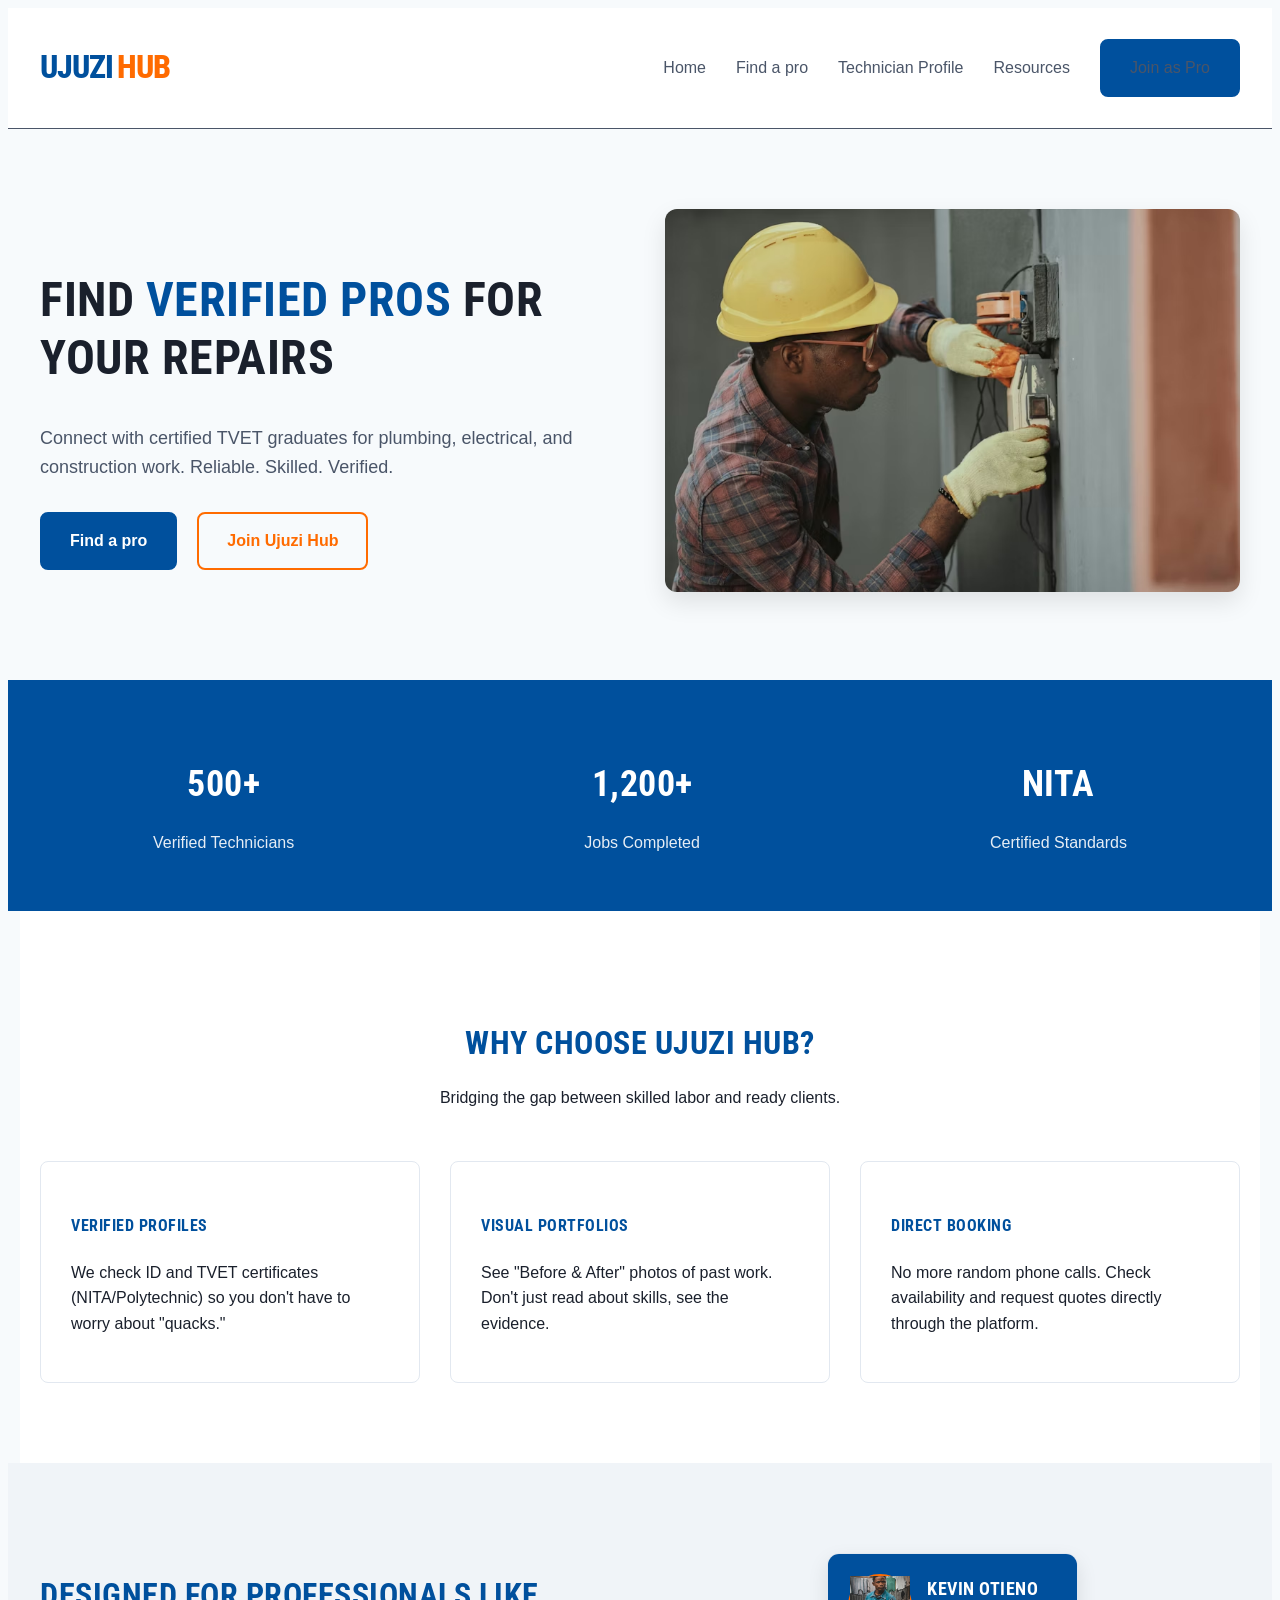
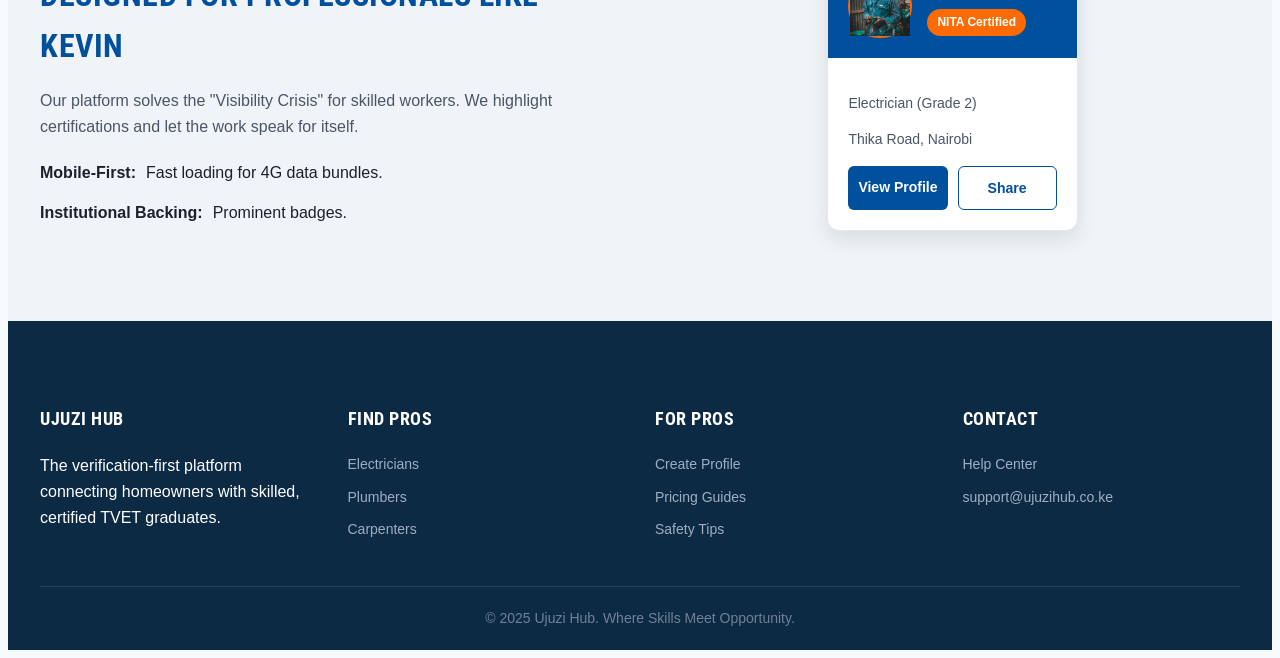
<file: UjuziHub/index.html>
<!DOCTYPE html>
<html lang="en">
<head>
    <meta charset="UTF-8">
    <meta name="viewport" content="width=device-width, initial-scale=1.0">
    <title>UjuziHub | Where Skills Meet Opportunity</title>
    <link rel="preconnect" href="https://fonts.googleapis.com">
    <link rel="preconnect" href="https://fonts.gstatic.com" crossorigin>
    <link href="https://fonts.googleapis.com/css2?family=Roboto+Condensed:ital,wght@0,100..900;1,100..900&family=Waterfall&display=swap" rel="stylesheet">
    <link rel="stylesheet" href="styles.css">
</head>
<body>    
    <div class="Topsection">
        <nav class="navbar">
            <div class="LOGO">Ujuzi<span>Hub</span></div>
            <ul class="links">
                <li><a href="index.html" class="active">Home</a></li>
                <li><a href="findapro.html">Find a pro</a></li>
                <li><a href="booking.html">Technician Profile</a></li>
                <li><a href="resources.html">Resources</a></li>
                <a href="#" class="btn1">Join as Pro</a>
            </ul>
        </nav>
    </div>

    <div class="hero">
        <div class="content">
            <div class="heromain">
                <h1>FIND <span>VERIFIED PROS</span> FOR YOUR REPAIRS</h1>
            </div>
            <div class="herotext">
                <p>Connect with certified TVET graduates for plumbing, electrical, and construction work. Reliable. Skilled. Verified.</p>
            </div>
            <div class="buttons">
                <a href="#" class="btn1">Find a pro</a>
                <a href="#" class="btn2">Join Ujuzi Hub</a>
            </div>
        </div>    
        <div class="heroimg">
            <img src="Assets/Electrician1.jpeg" alt="Professional Electrician">
        </div>
    </div>

    <div class="statsbar">
        <div class="stat-item">
            <h3>500+</h3>
            <p>Verified Technicians</p>
        </div>
        <div class="stat-item">
            <h3>1,200+</h3>
            <p>Jobs Completed</p>
        </div>
        <div class="stat-item">
            <h3>NITA</h3>
            <p>Certified Standards</p>
        </div>
    </div>

    <div class="features-section">
        <div class="section-header">
            <h2>Why Choose Ujuzi Hub?</h2>
            <p>Bridging the gap between skilled labor and ready clients.</p>
        </div>
        <div class="features-grid">
            <div class="feature-card">
               
                <h4>Verified Profiles</h4>
                <p>We check ID and TVET certificates (NITA/Polytechnic) so you don't have to worry about "quacks."</p>
            </div>
            <div class="feature-card">
               
                <h4>Visual Portfolios</h4>
                <p>See "Before & After" photos of past work. Don't just read about skills, see the evidence.</p>
            </div>
            <div class="feature-card">
              
                <h4>Direct Booking</h4>
                <p>No more random phone calls. Check availability and request quotes directly through the platform.</p>
            </div>
        </div>
    </div>

    <div class="persona-section">
        <div class="persona-container">
            <div class="persona-text">
                <h2>Designed for Professionals like Kevin</h2>
                <p>Our platform solves the "Visibility Crisis" for skilled workers. We highlight certifications and let the work speak for itself.</p>
                <div class="persona-list">
                    <div class="list-item">
                        <strong>Mobile-First:</strong> Fast loading for 4G data bundles.
                    </div>
                    <div class="list-item">
                        <strong>Institutional Backing:</strong> Prominent badges.
                    </div>
                </div>
            </div>
            
            <div class="profile-card">
                <div class="profile-header">
                    <div class="profile-avatar">
                        <img src="Assets/Kevin.jpg" alt="Kevin">
                    </div>
                    <div class="profile-info">
                        <h3>Kevin Otieno</h3>
                        <div class="verified-badge">NITA Certified</div>
                    </div>
                </div>
                <div class="profile-body">
                    <div class="profile-details">
                        <p>Electrician (Grade 2)</p>
                        <p>Thika Road, Nairobi</p>
                    </div>
                    <div class="card-actions">
                        <div class="btn-card hire">View Profile</div>
                        <div class="btn-card share">Share</div>
                    </div>
                </div>
            </div>
        </div>
    </div>

    <footer class="footer-section">
        <div class="footer-grid">
            <div class="footer-col">
                <h4>UJUZI HUB</h4>
                <p>The verification-first platform connecting homeowners with skilled, certified TVET graduates.</p>
            </div>
            <div class="footer-col">
                <h4>Find Pros</h4>
                <div class="footer-links">
                    <a href="#">Electricians</a>
                    <a href="#">Plumbers</a>
                    <a href="#">Carpenters</a>
                </div>
            </div>
            <div class="footer-col">
                <h4>For Pros</h4>
                <div class="footer-links">
                    <a href="#">Create Profile</a>
                    <a href="#">Pricing Guides</a>
                    <a href="#">Safety Tips</a>
                </div>
            </div>
            <div class="footer-col">
                <h4>Contact</h4>
                <div class="footer-links">
                    <a href="#">Help Center</a>
                    <a href="#">support@ujuzihub.co.ke</a>
                </div>
            </div>
        </div>
        <div class="copyright">
            &copy; 2025 Ujuzi Hub. Where Skills Meet Opportunity.
        </div>
    </footer>

</body>
</html>
</file>
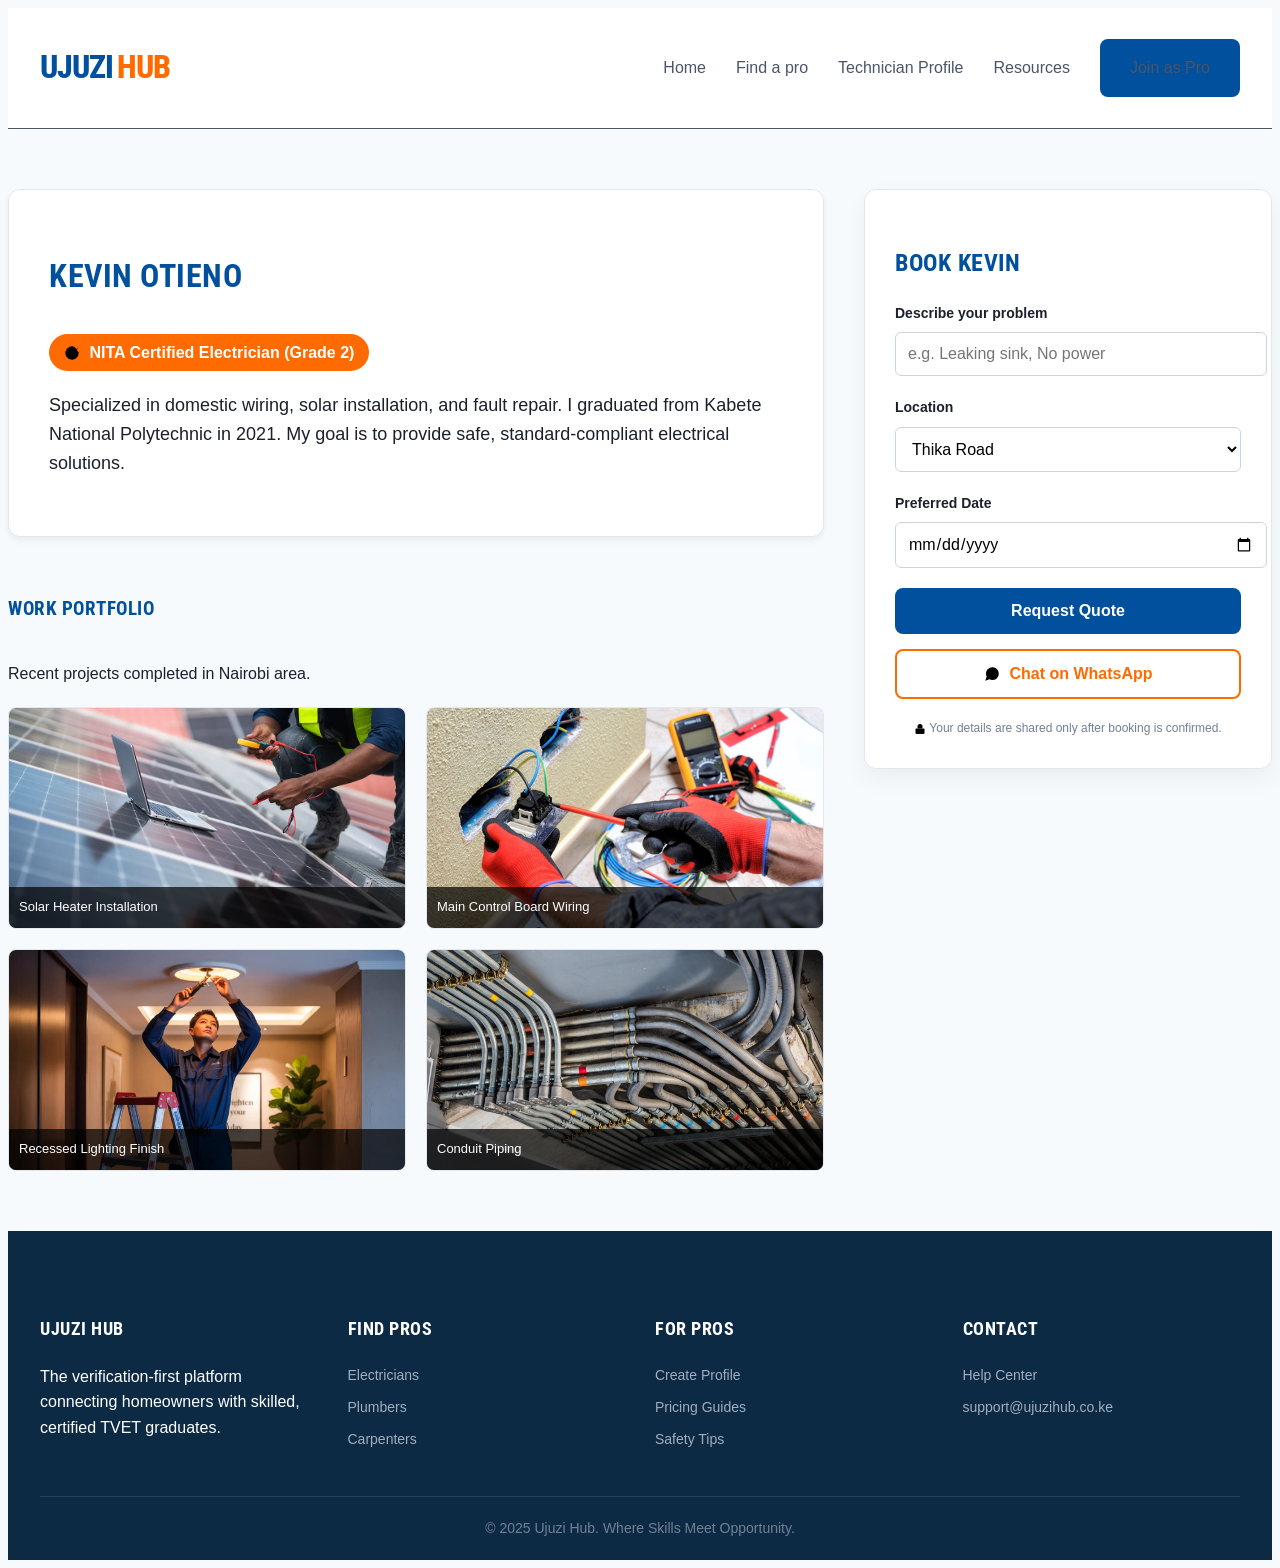
<file: UjuziHub/booking.html>
<!DOCTYPE html>
<html lang="en">
<head>
    <meta charset="UTF-8">
    <meta name="viewport" content="width=device-width, initial-scale=1.0">
    <title>Kevin Otieno | Technician Profile</title>
    <link rel="preconnect" href="https://fonts.googleapis.com">
    <link rel="preconnect" href="https://fonts.gstatic.com" crossorigin>
    <link href="https://fonts.googleapis.com/css2?family=Roboto+Condensed:ital,wght@0,100..900;1,100..900&family=Waterfall&display=swap" rel="stylesheet">
    <link rel="stylesheet" href="styles.css">
</head>
<body>    
    <div class="Topsection">
        <nav class="navbar">
            <div class="LOGO">Ujuzi<span>Hub</span></div>
            <ul class="links">
                <li><a href="index.html">Home</a></li>
                <li><a href="findapro.html">Find a pro</a></li>
                <li><a href="booking.html" class="active">Technician Profile</a></li>
                <li><a href="resources.html">Resources</a></li>
                <a href="#" class="btn1">Join as Pro</a>
            </ul>
        </nav>
    </div>

    <div class="profile-page-section">
        <div class="container profile-layout">
            
            <div class="profile-main">
                
                <div class="profile-hero-card">
                    <h1>KEVIN OTIENO</h1>
                    <div class="verified-badge" style="font-size: 16px; padding: 6px 15px; margin-top: 10px;">
                        <svg width="16" height="16" viewBox="0 0 24 24" style="vertical-align: middle; margin-right: 5px;"><path d="M22 11.08V12a10 10 0 1 1-5.93-9.14"></path><polyline points="22 4 12 14.01 9 11.01"></polyline></svg>
                        NITA Certified Electrician (Grade 2)
                    </div>
                    <p style="margin-top: 20px; color: var(--steel-grey); font-size: 18px;">
                        Specialized in domestic wiring, solar installation, and fault repair. 
                        I graduated from Kabete National Polytechnic in 2021. 
                        My goal is to provide safe, standard-compliant electrical solutions.
                    </p>
                </div>

                <div class="portfolio-section">
                    <h3 style="border-bottom: 2px solid var(--safety-orange); display: inline-block; margin-bottom: 20px;">Work Portfolio</h3>
                    <p style="margin-bottom: 20px;">Recent projects completed in Nairobi area.</p>
                    
                    <div class="gallery-grid">
                        <div class="gallery-item">
                            <img src="Assets/solar.jpg" alt="Solar Installation">
                            <div class="gallery-caption">Solar Heater Installation</div>
                        </div>
                        <div class="gallery-item">
                            <img src="Assets/wiring.jpg" alt="Wiring">
                            <div class="gallery-caption">Main Control Board Wiring</div>
                        </div>
                        <div class="gallery-item">
                            <img src="Assets/lighting.jpg" alt="Lighting">
                            <div class="gallery-caption">Recessed Lighting Finish</div>
                        </div>
                        <div class="gallery-item">
                            <img src="Assets/conduit.jpg" alt="Conduit">
                            <div class="gallery-caption">Conduit Piping</div>
                        </div>
                    </div>
                </div>
            </div>

            <div class="profile-sidebar">
                <div class="booking-form">
                    <h3 style="margin-bottom: 20px; font-size: 24px;">Book Kevin</h3>
                    <form>
                        <div class="form-group">
                            <label>Describe your problem</label>
                            <input type="text" class="form-input" placeholder="e.g. Leaking sink, No power">
                        </div>
                        <div class="form-group">
                            <label>Location</label>
                            <select class="form-select">
                                <option>Thika Road</option>
                                <option>Westlands</option>
                                <option>Kilimani</option>
                                <option>Nairobi CBD</option>
                            </select>
                        </div>
                        <div class="form-group">
                            <label>Preferred Date</label>
                            <input type="date" class="form-input">
                        </div>
                        
                        <button type="button" class="btn1" style="width: 100%; border: none;">Request Quote</button>
                        
                        <button type="button" class="btn2" style="width: 100%; margin-top: 15px; display: flex; align-items: center; justify-content: center;">
                            <svg width="18" height="18" viewBox="0 0 24 24" style="margin-right: 8px;"><path d="M21 11.5a8.38 8.38 0 0 1-.9 3.8 8.5 8.5 0 0 1-7.6 4.7 8.38 8.38 0 0 1-3.8-.9L3 21l1.9-5.7a8.38 8.38 0 0 1-.9-3.8 8.5 8.5 0 0 1 4.7-7.6 8.38 8.38 0 0 1 3.8-.9h.5a8.48 8.48 0 0 1 8 8v.5z"></path></svg>
                            Chat on WhatsApp
                        </button>
                    </form>
                    <div style="margin-top: 20px; font-size: 12px; color: #718096; text-align: center;">
                        <svg width="12" height="12" viewBox="0 0 24 24" style="vertical-align: middle;"><rect x="3" y="11" width="18" height="11" rx="2" ry="2"></rect><path d="M7 11V7a5 5 0 0 1 10 0v4"></path></svg>
                        Your details are shared only after booking is confirmed.
                    </div>
                </div>
            </div>

        </div>
    </div>

    <footer class="footer-section">
        <div class="footer-grid">
            <div class="footer-col">
                <h4>UJUZI HUB</h4>
                <p>The verification-first platform connecting homeowners with skilled, certified TVET graduates.</p>
            </div>
            <div class="footer-col">
                <h4>Find Pros</h4>
                <div class="footer-links">
                    <a href="#">Electricians</a>
                    <a href="#">Plumbers</a>
                    <a href="#">Carpenters</a>
                </div>
            </div>
            <div class="footer-col">
                <h4>For Pros</h4>
                <div class="footer-links">
                    <a href="#">Create Profile</a>
                    <a href="#">Pricing Guides</a>
                    <a href="#">Safety Tips</a>
                </div>
            </div>
            <div class="footer-col">
                <h4>Contact</h4>
                <div class="footer-links">
                    <a href="#">Help Center</a>
                    <a href="#">support@ujuzihub.co.ke</a>
                </div>
            </div>
        </div>
        <div class="copyright">
            &copy; 2025 Ujuzi Hub. Where Skills Meet Opportunity.
        </div>
    </footer>

</body>
</html>
</file>
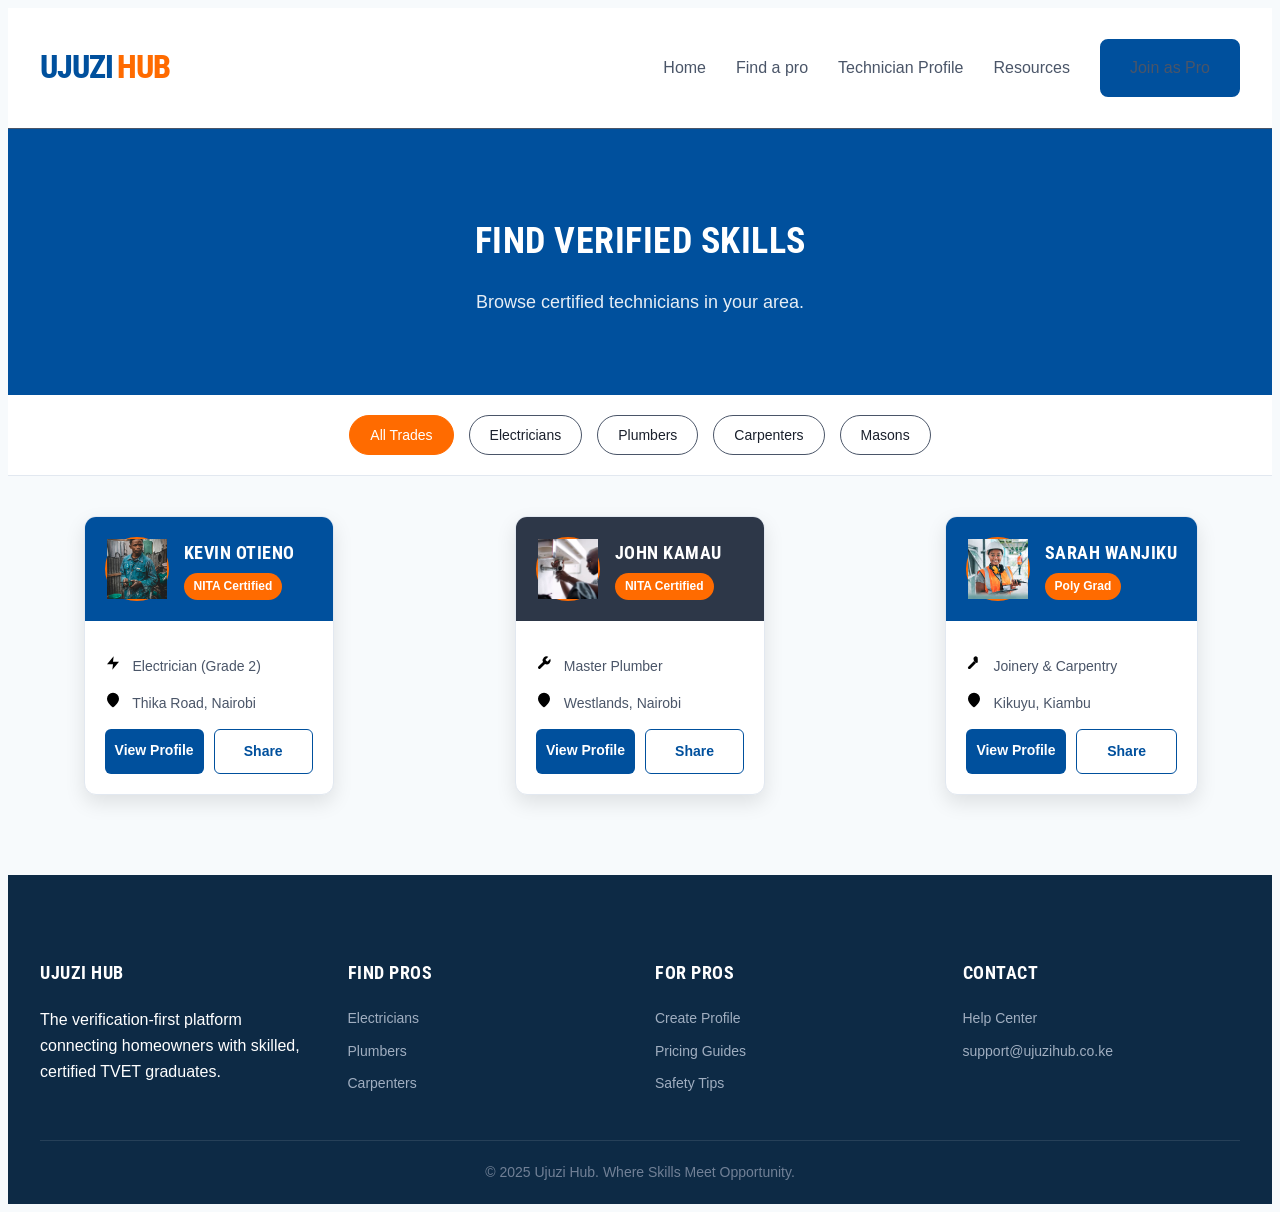
<file: UjuziHub/findapro.html>
<!DOCTYPE html>
<html lang="en">
<head>
    <meta charset="UTF-8">
    <meta name="viewport" content="width=device-width, initial-scale=1.0">
    <title>Find a Pro | UjuziHub</title>
    <link rel="preconnect" href="https://fonts.googleapis.com">
    <link rel="preconnect" href="https://fonts.gstatic.com" crossorigin>
    <link href="https://fonts.googleapis.com/css2?family=Roboto+Condensed:ital,wght@0,100..900;1,100..900&family=Waterfall&display=swap" rel="stylesheet">
    <link rel="stylesheet" href="styles.css">
</head>
<body>    
    <div class="Topsection">
        <nav class="navbar">
            <div class="LOGO">Ujuzi<span>Hub</span></div>
            <ul class="links">
                <li><a href="index.html">Home</a></li>
                <li><a href="findapro.html" class="active">Find a pro</a></li>
                <li><a href="booking.html">Technician Profile</a></li>
                <li><a href="resources.html">Resources</a></li>
                <a href="#" class="btn1">Join as Pro</a>
            </ul>
        </nav>
    </div>

    <div class="page-title-section">
        <div class="container">
            <h1>Find Verified Skills</h1>
            <p>Browse certified technicians in your area.</p>
        </div>
    </div>

    <div class="filter-section">
        <div class="container">
            <div class="filter-tags">
                <div class="filter-tag active">All Trades</div>
                <div class="filter-tag">Electricians</div>
                <div class="filter-tag">Plumbers</div>
                <div class="filter-tag">Carpenters</div>
                <div class="filter-tag">Masons</div>
            </div>
        </div>
    </div>

    <div class="content-section">
        <div class="container pros-grid">
            
            <div class="profile-card">
                <div class="profile-header">
                    <div class="profile-avatar">
                        <img src="Assets/Kevin.jpg" alt="Kevin">
                    </div>
                    <div class="profile-info">
                        <h3>Kevin Otieno</h3>
                        <div class="verified-badge">NITA Certified</div>
                    </div>
                </div>
                <div class="profile-body">
                    <div class="profile-details">
                        <p>
                            <svg width="16" height="16" viewBox="0 0 24 24" style="margin-right:8px;"><polygon points="13 2 3 14 12 14 11 22 21 10 12 10 13 2"></polygon></svg>
                            Electrician (Grade 2)
                        </p>
                        <p>
                            <svg width="16" height="16" viewBox="0 0 24 24" style="margin-right:8px;"><path d="M21 10c0 7-9 13-9 13s-9-6-9-13a9 9 0 0 1 18 0z"></path><circle cx="12" cy="10" r="3"></circle></svg>
                            Thika Road, Nairobi
                        </p>
                    </div>
                    <div class="card-actions">
                        <div class="btn-card hire">View Profile</div>
                        <div class="btn-card share">Share</div>
                    </div>
                </div>
            </div>

            <div class="profile-card">
                <div class="profile-header" style="background-color: #2d3748;">
                    <div class="profile-avatar">
                        <img src="Assets/john.jpg" alt="John">
                    </div>
                    <div class="profile-info">
                        <h3>John Kamau</h3>
                        <div class="verified-badge">NITA Certified</div>
                    </div>
                </div>
                <div class="profile-body">
                    <div class="profile-details">
                        <p>
                            <svg width="16" height="16" viewBox="0 0 24 24" style="margin-right:8px;"><path d="M14.7 6.3a1 1 0 0 0 0 1.4l1.6 1.6a1 1 0 0 0 1.4 0l3.77-3.77a6 6 0 0 1-7.94 7.94l-6.91 6.91a2.12 2.12 0 0 1-3-3l6.91-6.91a6 6 0 0 1 7.94-7.94l-3.76 3.76z"></path></svg>
                            Master Plumber
                        </p>
                        <p>
                            <svg width="16" height="16" viewBox="0 0 24 24" style="margin-right:8px;"><path d="M21 10c0 7-9 13-9 13s-9-6-9-13a9 9 0 0 1 18 0z"></path><circle cx="12" cy="10" r="3"></circle></svg>
                            Westlands, Nairobi
                        </p>
                    </div>
                    <div class="card-actions">
                        <div class="btn-card hire">View Profile</div>
                        <div class="btn-card share">Share</div>
                    </div>
                </div>
            </div>

            <div class="profile-card">
                <div class="profile-header">
                    <div class="profile-avatar">
                        <img src="Assets/sarah.jpg" alt="Sarah">
                    </div>
                    <div class="profile-info">
                        <h3>Sarah Wanjiku</h3>
                        <div class="verified-badge">Poly Grad</div>
                    </div>
                </div>
                <div class="profile-body">
                    <div class="profile-details">
                        <p>
                            <svg width="16" height="16" viewBox="0 0 24 24" style="margin-right:8px;"><path d="M15 12l-8.5 8.5c-.83.83-2.17.83-3 0 0 0 0 0 0 0a2.12 2.12 0 0 1 0-3L12 9"></path><path d="M17.64 6.35A3.63 3.63 0 0 0 15 2c-2.4 0-4.3 2.3-3.64 4.35L12 9l3 3 2.64-.65z"></path></svg>
                            Joinery & Carpentry
                        </p>
                        <p>
                            <svg width="16" height="16" viewBox="0 0 24 24" style="margin-right:8px;"><path d="M21 10c0 7-9 13-9 13s-9-6-9-13a9 9 0 0 1 18 0z"></path><circle cx="12" cy="10" r="3"></circle></svg>
                            Kikuyu, Kiambu
                        </p>
                    </div>
                    <div class="card-actions">
                        <div class="btn-card hire">View Profile</div>
                        <div class="btn-card share">Share</div>
                    </div>
                </div>
            </div>

        </div>
    </div>

    <footer class="footer-section">
        <div class="footer-grid">
            <div class="footer-col">
                <h4>UJUZI HUB</h4>
                <p>The verification-first platform connecting homeowners with skilled, certified TVET graduates.</p>
            </div>
            <div class="footer-col">
                <h4>Find Pros</h4>
                <div class="footer-links">
                    <a href="#">Electricians</a>
                    <a href="#">Plumbers</a>
                    <a href="#">Carpenters</a>
                </div>
            </div>
            <div class="footer-col">
                <h4>For Pros</h4>
                <div class="footer-links">
                    <a href="#">Create Profile</a>
                    <a href="#">Pricing Guides</a>
                    <a href="#">Safety Tips</a>
                </div>
            </div>
            <div class="footer-col">
                <h4>Contact</h4>
                <div class="footer-links">
                    <a href="#">Help Center</a>
                    <a href="#">support@ujuzihub.co.ke</a>
                </div>
            </div>
        </div>
        <div class="copyright">
            &copy; 2025 Ujuzi Hub. Where Skills Meet Opportunity.
        </div>
    </footer>

</body>
</html>
</file>
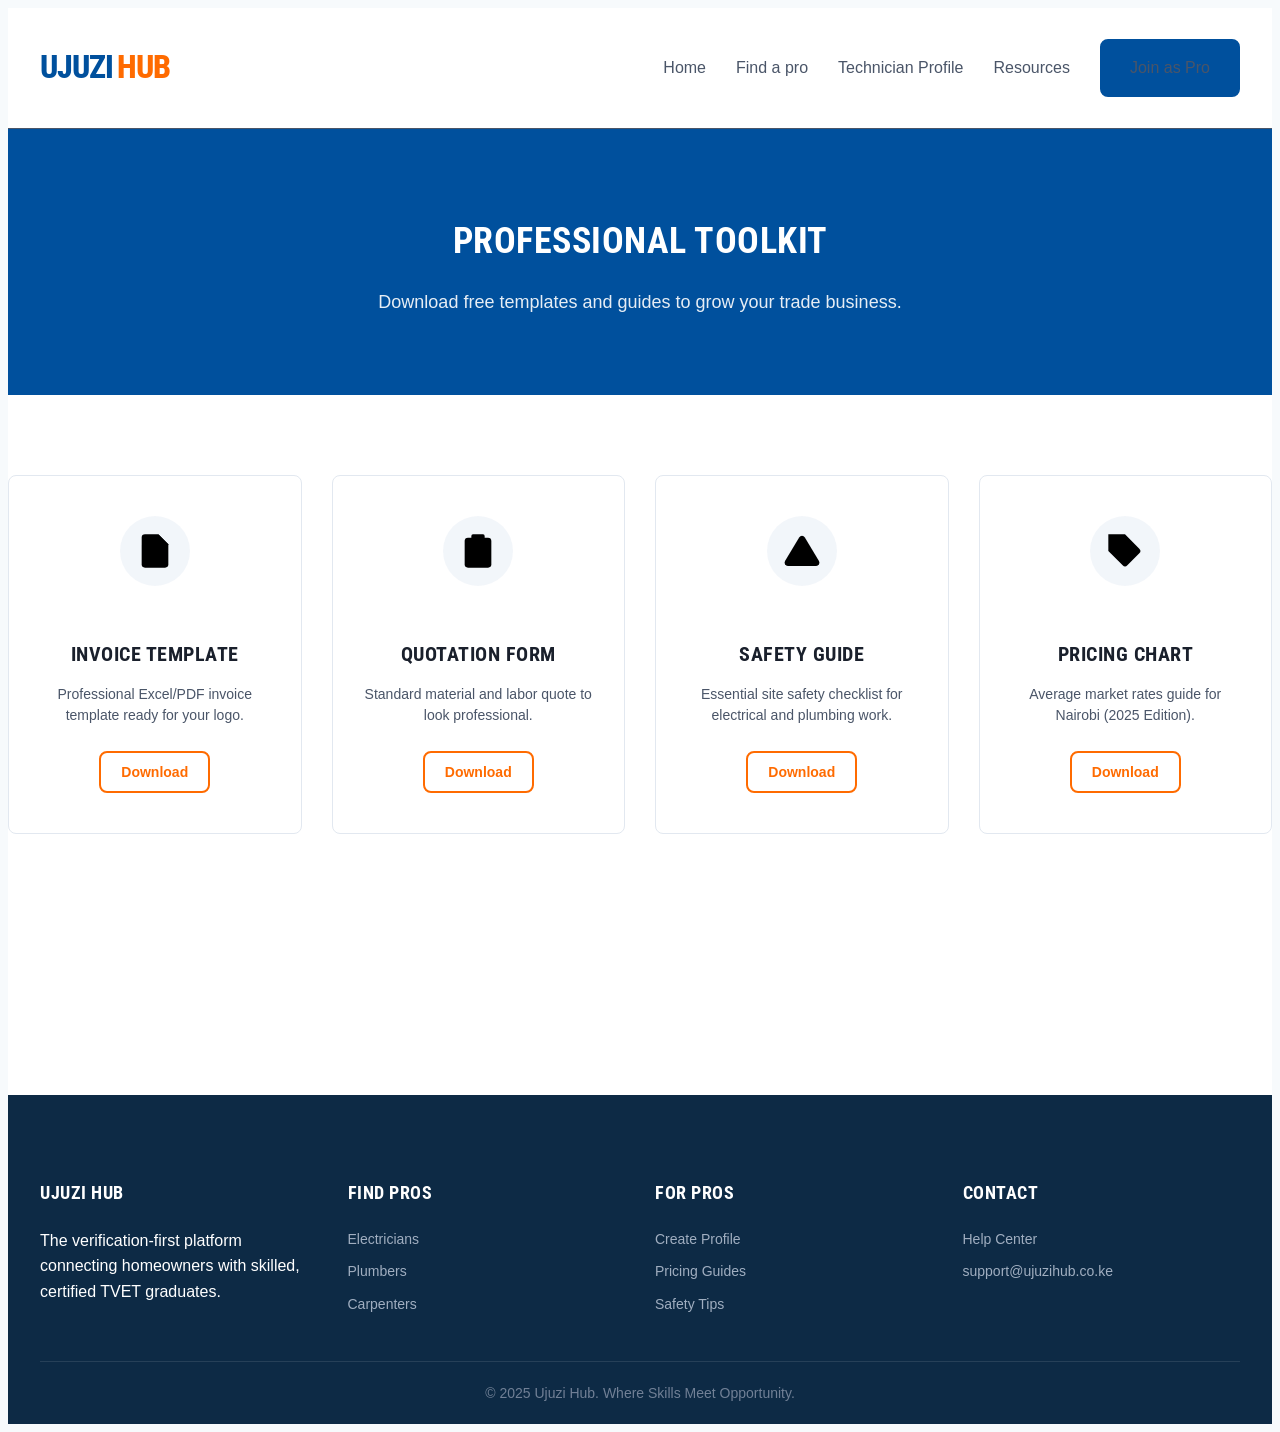
<file: UjuziHub/resources.html>
<!DOCTYPE html>
<html lang="en">
<head>
    <meta charset="UTF-8">
    <meta name="viewport" content="width=device-width, initial-scale=1.0">
    <title>Professional Toolkit | UjuziHub</title>
    <link rel="preconnect" href="https://fonts.googleapis.com">
    <link rel="preconnect" href="https://fonts.gstatic.com" crossorigin>
    <link href="https://fonts.googleapis.com/css2?family=Roboto+Condensed:ital,wght@0,100..900;1,100..900&family=Waterfall&display=swap" rel="stylesheet">
    <link rel="stylesheet" href="styles.css">
</head>
<body>    
    <div class="Topsection">
        <nav class="navbar">
            <div class="LOGO">Ujuzi<span>Hub</span></div>
            <ul class="links">
                <li><a href="index.html">Home</a></li>
                <li><a href="findapro.html">Find a pro</a></li>
                <li><a href="booking.html">Technician Profile</a></li>
                <li><a href="resources.html" class="active">Resources</a></li>
                <a href="#" class="btn1">Join as Pro</a>
            </ul>
        </nav>
    </div>

    <div class="page-title-section">
        <div class="container">
            <h1>Professional Toolkit</h1>
            <p>Download free templates and guides to grow your trade business.</p>
        </div>
    </div>

    <div class="resource-section">
        <div class="container">
            <div class="resource-grid">
                
                <div class="resource-card">
                    <div class="resource-icon">
                        <svg width="40" height="40" viewBox="0 0 24 24"><path d="M14 2H6a2 2 0 0 0-2 2v16a2 2 0 0 0 2 2h12a2 2 0 0 0 2-2V8z"></path><polyline points="14 2 14 8 20 8"></polyline><line x1="16" y1="13" x2="8" y2="13"></line><line x1="16" y1="17" x2="8" y2="17"></line><polyline points="10 9 9 9 8 9"></polyline></svg>
                    </div>
                    <h4>Invoice Template</h4>
                    <p>Professional Excel/PDF invoice template ready for your logo.</p>
                    <a href="#" class="btn2" style="padding: 8px 20px; font-size: 14px;">Download</a>
                </div>

                <div class="resource-card">
                    <div class="resource-icon">
                        <svg width="40" height="40" viewBox="0 0 24 24"><path d="M16 4h2a2 2 0 0 1 2 2v14a2 2 0 0 1-2 2H6a2 2 0 0 1-2-2V6a2 2 0 0 1 2-2h2"></path><rect x="8" y="2" width="8" height="4" rx="1" ry="1"></rect></svg>
                    </div>
                    <h4>Quotation Form</h4>
                    <p>Standard material and labor quote to look professional.</p>
                    <a href="#" class="btn2" style="padding: 8px 20px; font-size: 14px;">Download</a>
                </div>

                <div class="resource-card">
                    <div class="resource-icon">
                        <svg width="40" height="40" viewBox="0 0 24 24"><path d="M10.29 3.86L1.82 18a2 2 0 0 0 1.71 3h16.94a2 2 0 0 0 1.71-3L13.71 3.86a2 2 0 0 0-3.42 0z"></path><line x1="12" y1="9" x2="12" y2="13"></line><line x1="12" y1="17" x2="12.01" y2="17"></line></svg>
                    </div>
                    <h4>Safety Guide</h4>
                    <p>Essential site safety checklist for electrical and plumbing work.</p>
                    <a href="#" class="btn2" style="padding: 8px 20px; font-size: 14px;">Download</a>
                </div>

                <div class="resource-card">
                    <div class="resource-icon">
                        <svg width="40" height="40" viewBox="0 0 24 24"><path d="M20.59 13.41l-7.17 7.17a2 2 0 0 1-2.83 0L2 12V2h10l8.59 8.59a2 2 0 0 1 0 2.82z"></path><line x1="7" y1="7" x2="7.01" y2="7"></line></svg>
                    </div>
                    <h4>Pricing Chart</h4>
                    <p>Average market rates guide for Nairobi (2025 Edition).</p>
                    <a href="#" class="btn2" style="padding: 8px 20px; font-size: 14px;">Download</a>
                </div>

            </div>
        </div>
    </div>

    <footer class="footer-section">
        <div class="footer-grid">
            <div class="footer-col">
                <h4>UJUZI HUB</h4>
                <p>The verification-first platform connecting homeowners with skilled, certified TVET graduates.</p>
            </div>
            <div class="footer-col">
                <h4>Find Pros</h4>
                <div class="footer-links">
                    <a href="#">Electricians</a>
                    <a href="#">Plumbers</a>
                    <a href="#">Carpenters</a>
                </div>
            </div>
            <div class="footer-col">
                <h4>For Pros</h4>
                <div class="footer-links">
                    <a href="#">Create Profile</a>
                    <a href="#">Pricing Guides</a>
                    <a href="#">Safety Tips</a>
                </div>
            </div>
            <div class="footer-col">
                <h4>Contact</h4>
                <div class="footer-links">
                    <a href="#">Help Center</a>
                    <a href="#">support@ujuzihub.co.ke</a>
                </div>
            </div>
        </div>
        <div class="copyright">
            &copy; 2025 Ujuzi Hub. Where Skills Meet Opportunity.
        </div>
    </footer>

</body>
</html>
</file>
<file: UjuziHub/styles.css>
body {
    font-family: 'Inter', sans-serif;
    background-color: #F7FAFC;
    color: #1A202C;
    line-height: 1.6;
}


h1,
h2,
h3,
h4,
h5,
h6,
.LOGO {
    font-family: 'Roboto Condensed', sans-serif;
    font-weight: 700;
    color: #00509D;
    text-transform: uppercase;
    letter-spacing: 0.5px;
}

a {
    text-decoration: none;
}

ul {
    list-style: none;
}


.btn1,
.btn2 {
    display: inline-block;
    padding: 14px 28px;
    border-radius: 8px;
    font-weight: 600;
    cursor: pointer;
    text-align: center;
    font-size: 16px;
}

.btn1 {
    background-color: #00509D;
    color: white;
    border: 2px solid #00509D;
}

.btn1:hover {
    background-color: #003e7a;
}

.btn2 {
    background-color: transparent;
    color: #FF6B00;
    border: 2px solid #FF6B00;
}

.btn2:hover {
    background-color: #FF6B00;
    color: white;
}


.Topsection {
    background-color: #ffffff;
    border-bottom: 1px solid #4A5568;
    padding: 15px 0;
}

.navbar {
    max-width: 1200px;
    margin: 0 auto;
    padding: 0 20px;
    display: flex;
    justify-content: space-between;
    align-items: center;
}

.LOGO {
    font-size: 32px;
    font-weight: 800;
    letter-spacing: -1px;
    display: flex;
    align-items: center;
}

.LOGO span {
    color: #FF6B00;
    margin-left: 4px;
}

.links {
    display: flex;
    gap: 30px;
    align-items: center;
}

.links a {
    color: #4A5568;
    font-weight: 500;
    font-size: 16px;
}


.hero {
    max-width: 1200px;
    margin: 0 auto;
    padding: 80px 20px;
    display: flex;
    align-items: center;
    gap: 50px;
}

.content {
    flex: 1;
    display: flex;
    flex-direction: column;
    justify-content: center;
}

.heromain h1 {
    font-size: 48px;
    line-height: 1.2;
    margin-bottom: 20px;
    color: #1A202C;
}

.heromain span {
    color: #00509D;
}

.herotext p {
    font-size: 18px;
    margin-bottom: 30px;
    color: #4A5568;
}

.buttons {
    display: flex;
    gap: 20px;
}

.heroimg {
    flex: 1;
}

.heroimg img {
    width: 100%;
    border-radius: 12px;
    box-shadow: 0 10px 25px rgba(0, 0, 0, 0.1);
    object-fit: cover;
}


.statsbar {
    background-color: #00509D;
    color: white;
    padding: 40px 0;
    display: flex;
    justify-content: space-around;
    align-items: center;
    width: 100%;
}

.stat-item {
    text-align: center;
}

.stat-item h3 {
    color: white;
    font-size: 36px;
    margin-bottom: 5px;
}

.stat-item p {
    font-size: 16px;
    opacity: 0.9;
}


.features-section {
    padding: 80px 20px;
    background-color: white;
    max-width: 1200px;
    margin: 0 auto;
}

.section-header {
    text-align: center;
    margin-bottom: 50px;
}

.section-header h2 {
    font-size: 32px;
    margin-bottom: 10px;
}

.section-header p {
    color: var#4A5568;
}

.features-grid {
    display: grid;
    grid-template-columns: repeat(auto-fit, minmax(300px, 1fr));
    gap: 30px;
}

.feature-card {
    background: white;
    padding: 30px;
    border: 1px solid #e2e8f0;
    border-radius: 8px;
}


.icon-box {
    width: 60px;
    height: 60px;
    background-color: rgba(0, 80, 157, 0.1);
    border-radius: 8px;
    display: flex;
    align-items: center;
    justify-content: center;
    margin-bottom: 20px;
    color: #00509D;
}


.persona-section {
    padding: 80px 0;
    background-color: #f0f4f8;
}

.persona-container {
    max-width: 1200px;
    margin: 0 auto;
    padding: 0 20px;
    display: grid;
    grid-template-columns: 1fr 1fr;
    gap: 50px;
    align-items: center;
}

.persona-text h2 {
    font-size: 32px;
    margin-bottom: 15px;
}

.persona-text p {
    color: #4A5568;
    margin-bottom: 20px;
}

.persona-list {
    margin-top: 20px;
}

.list-item {
    margin-bottom: 15px;
    display: flex;
    align-items: center;
    gap: 10px;
    color: #1A202C;
}

.profile-card {
    background: white;
    border-radius: 12px;
    overflow: hidden;
    box-shadow: 0 8px 20px rgba(0, 0, 0, 0.1);
    border: 1px solid #e2e8f0;
    max-width: 400px;
    margin: 0 auto;
}

.profile-header {
    background: #00509D;
    padding: 20px;
    color: white;
    display: flex;
    align-items: center;
    gap: 15px;
}

.profile-avatar {
    width: 60px;
    height: 60px;
    background-color:grey;
    border-radius: 50%;
    border: 2px solid #FF6B00;
}

.profile-avatar img {
    width: 100%;
    height: 100%;
    object-fit: cover;
}

.profile-info h3 {
    color: white;
    margin: 0;
    font-size: 18px;
}

.verified-badge {
    background-color: #FF6B00;
    color: white;
    padding: 4px 10px;
    border-radius: 20px;
    font-size: 12px;
    font-weight: 600;
    display: inline-block;
    margin-top: 5px;
}

.profile-body {
    padding: 20px;
}

.profile-details p {
    margin-bottom: 8px;
    color: #4A5568;
    font-size: 14px;
}

.card-actions {
    display: grid;
    grid-template-columns: 1fr 1fr;
    gap: 10px;
    margin-top: 15px;
}

.btn-card {
    padding: 10px;
    border-radius: 6px;
    text-align: center;
    font-size: 14px;
    font-weight: 600;
    cursor: pointer;
}

.btn-card.hire {
    background: #00509D;
    color: white;
}

.btn-card.share {
    border: 1px solid #00509D;
    color: #00509D;
}


.footer-section {
    background-color: #0d2a45;
    color: white;
    padding: 60px 0 20px;
    display: block;
}

.footer-grid {
    max-width: 1200px;
    margin: 0 auto;
    padding: 0 20px;
    display: grid;
    grid-template-columns: repeat(4, 1fr);
    gap: 30px;
    margin-bottom: 40px;
}

.footer-col h4 {
    color: white;
    margin-bottom: 20px;
    font-size: 18px;
}

.footer-links {
    display: flex;
    flex-direction: column;
    gap: 10px;
}

.footer-links a {
    color: #a0aec0;
    font-size: 14px;
    transition: color 0.3s;
}



.copyright {
    max-width: 1200px;
    margin: 0 auto;
    text-align: center;
    border-top: 1px solid rgba(255, 255, 255, 0.1);
    padding-top: 20px;
    color: #718096;
    font-size: 14px;
}


.page-title-section {
    background-color: #00509D;
    color: #ffffff;
    padding: 60px 0;
    text-align: center;
}

.page-title-section h1 { 
    color: #ffffff; 
    margin-bottom: 10px; 
    font-size: 36px; 
}

.page-title-section p { 
    font-size: 18px; 
    opacity: 0.9; 
}


.filter-section {
    background: white;
    padding: 20px 0;
    border-bottom: 1px solid #e2e8f0;
    margin-bottom: 40px;
}

.filter-tags {
    display: flex;
    gap: 15px;
    justify-content: center;
    flex-wrap: wrap;
}

.filter-tag {
    padding: 8px 20px;
    border: 1px solid #4A5568;
    border-radius: 20px;
    cursor: pointer;
    font-size: 14px;
    transition: all 0.3s;
    font-weight: 500;
}

.filter-tag.active, 
.filter-tag:hover {
    background-color: #FF6B00;
    border-color: #FF6B00;
    color: white;
}

.content-section { 
    padding-bottom: 80px; 
}

.pros-grid {
    display: grid;
    grid-template-columns: repeat(auto-fill, minmax(300px, 1fr));
    gap: 30px;
}



.pros-grid .profile-card {
    transition: transform 0.3s;
}

.pros-grid .profile-card:hover {
    transform: translateY(-5px);
}

@media (max-width: 768px) {
    .pros-grid { 
        grid-template-columns: 1fr; 
    }
}


   .profile-page-section {
    padding: 60px 0;
    background-color: #F7FAFC;
}

.profile-layout {
    display: grid;
    grid-template-columns: 2fr 1fr;
    gap: 40px;
}

.profile-hero-card {
    background: white;
    padding: 40px;
    border-radius: 12px;
    border: 1px solid #e2e8f0;
    margin-bottom: 40px;
    box-shadow: 0 4px 6px rgba(0,0,0,0.05);
}

.portfolio-section {
    margin-top: 20px;
}

.gallery-grid {
    display: grid;
    grid-template-columns: repeat(2, 1fr);
    gap: 20px;
}

.gallery-item {
    height: 220px;
    border-radius: 8px;
    overflow: hidden;
    position: relative;
    border: 1px solid #e2e8f0;
}

.gallery-item img {
    width: 100%;
    height: 100%;
    object-fit: cover;
    transition: transform 0.3s;
}

.gallery-item:hover img {
    transform: scale(1.05);
}

.gallery-caption {
    position: absolute;
    bottom: 0;
    left: 0;
    width: 100%;
    background: rgba(0,0,0,0.7);
    color: white;
    padding: 10px;
    font-size: 13px;
}

.booking-form {
    background: white;
    padding: 30px;
    border-radius: 12px;
    box-shadow: 0 10px 25px rgba(0,0,0,0.05);
    border: 1px solid #e2e8f0;
    position: sticky;
    top: 100px;
}

.form-group {
    margin-bottom: 20px;
}

.form-group label {
    display: block;
    margin-bottom: 8px;
    font-weight: 600;
    font-size: 14px;
    color: #1A202C;
}

.form-input, 
.form-select {
    width: 100%;
    padding: 12px;
    border: 1px solid #cbd5e0;
    border-radius: 6px;
    font-family: 'Inter', sans-serif;
    font-size: 16px;
    background-color: #fff;
}

.form-input:focus,
.form-select:focus {
    outline: none;
    border-color: #00509D;
    box-shadow: 0 0 0 3px rgba(0, 80, 157, 0.1);
}

@media (max-width: 768px) {
    .profile-layout {
        grid-template-columns: 1fr;
    }
    
    .gallery-grid {
        grid-template-columns: 1fr; 
    }
    
    .booking-form {
        position: static; 
        margin-top: 20px;
    }
}


   .resource-section {
    padding: 80px 0;
    background-color: #ffffff;
    min-height: 60vh; 
}

.resource-grid {
    display: grid;
    grid-template-columns: repeat(auto-fit, minmax(250px, 1fr));
    gap: 30px;
}

.resource-card {
    background: white;
    padding: 40px 30px;
    border-radius: 8px;
    text-align: center;
    border: 1px solid #e2e8f0;
    transition: transform 0.3s;
}

.resource-card:hover {
    transform: translateY(-5px);
    border-color: #00509D;
    box-shadow: 0 10px 20px rgba(0,0,0,0.05);
}

.resource-icon {
    margin-bottom: 25px;
    color: #00509D;
    display: inline-flex;
    align-items: center;
    justify-content: center;
    padding: 15px;
    background-color: rgba(0, 80, 157, 0.05);
    border-radius: 50%;
}

.resource-card h4 {
    margin-bottom: 10px;
    font-size: 20px;
    color: #1A202C;
}

.resource-card p {
    font-size: 14px;
    color: #4A5568;
    margin-bottom: 25px;
    line-height: 1.5;
}
</file>
